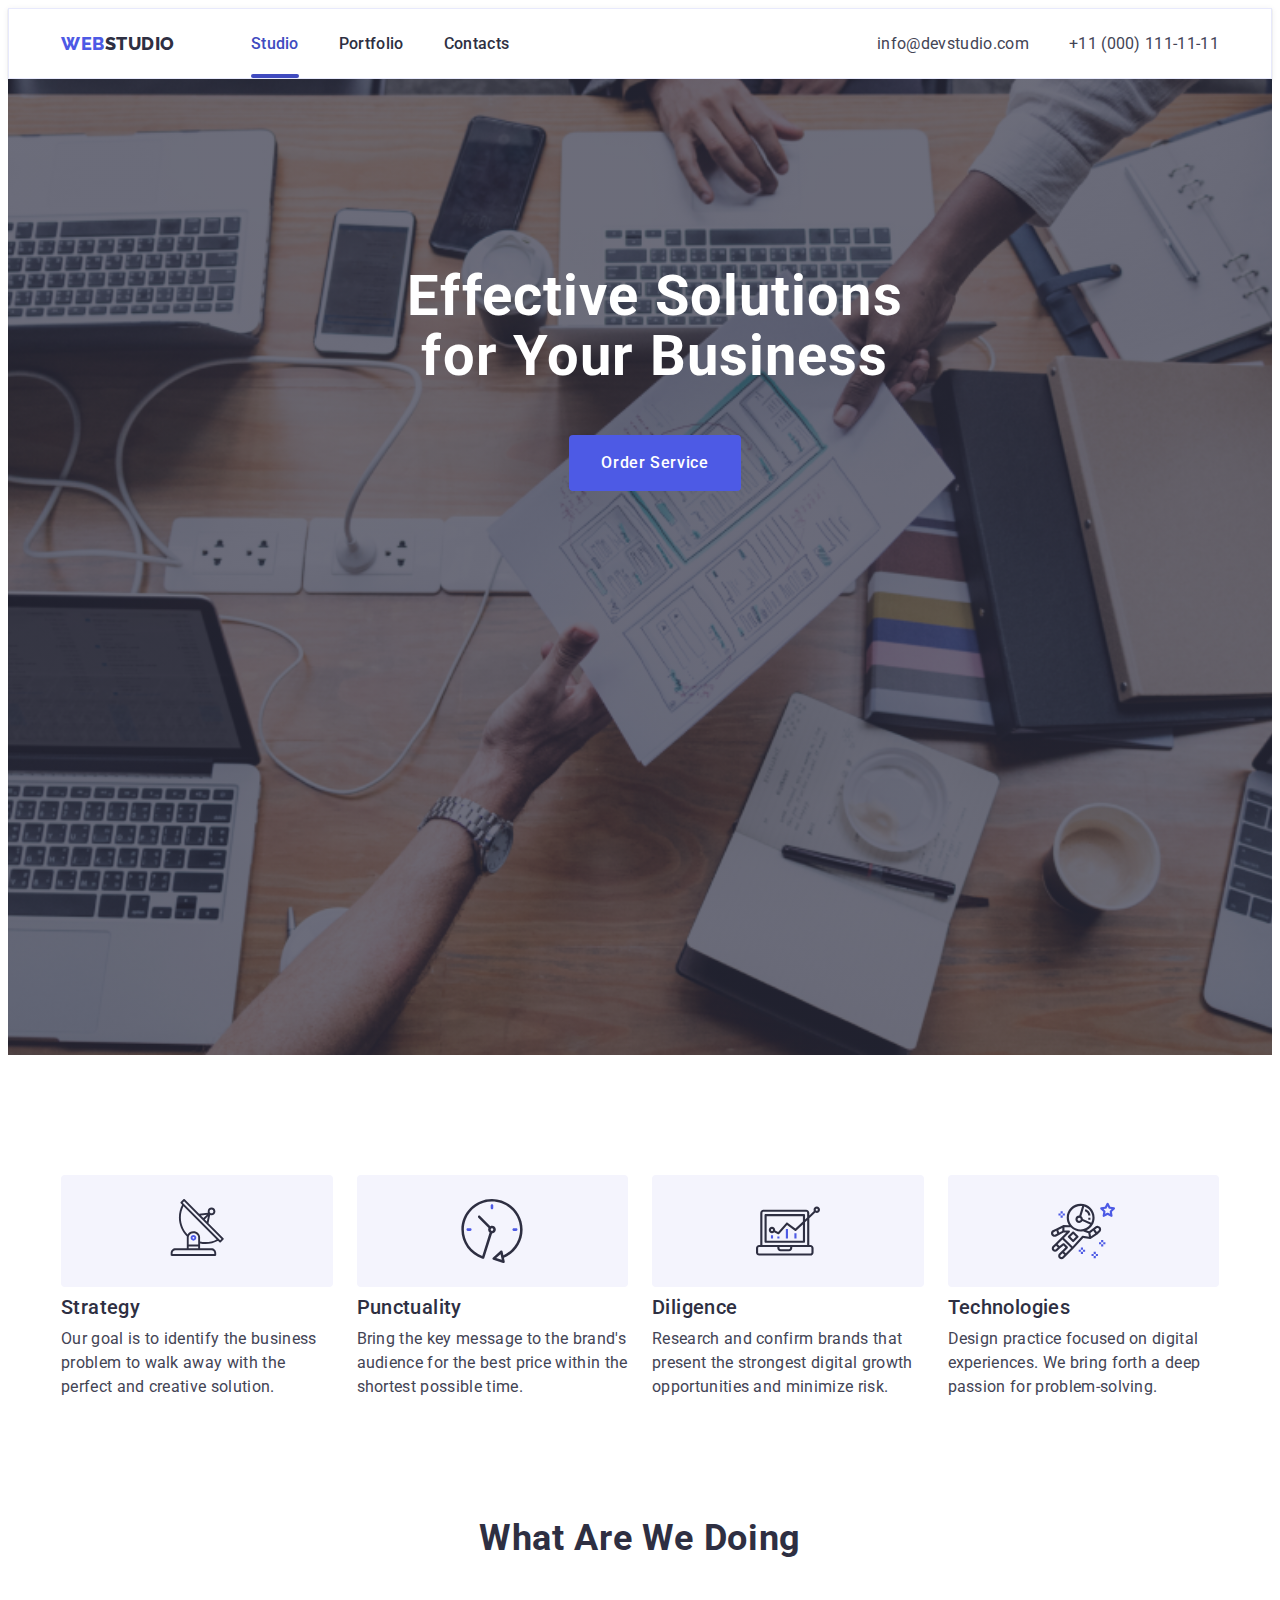
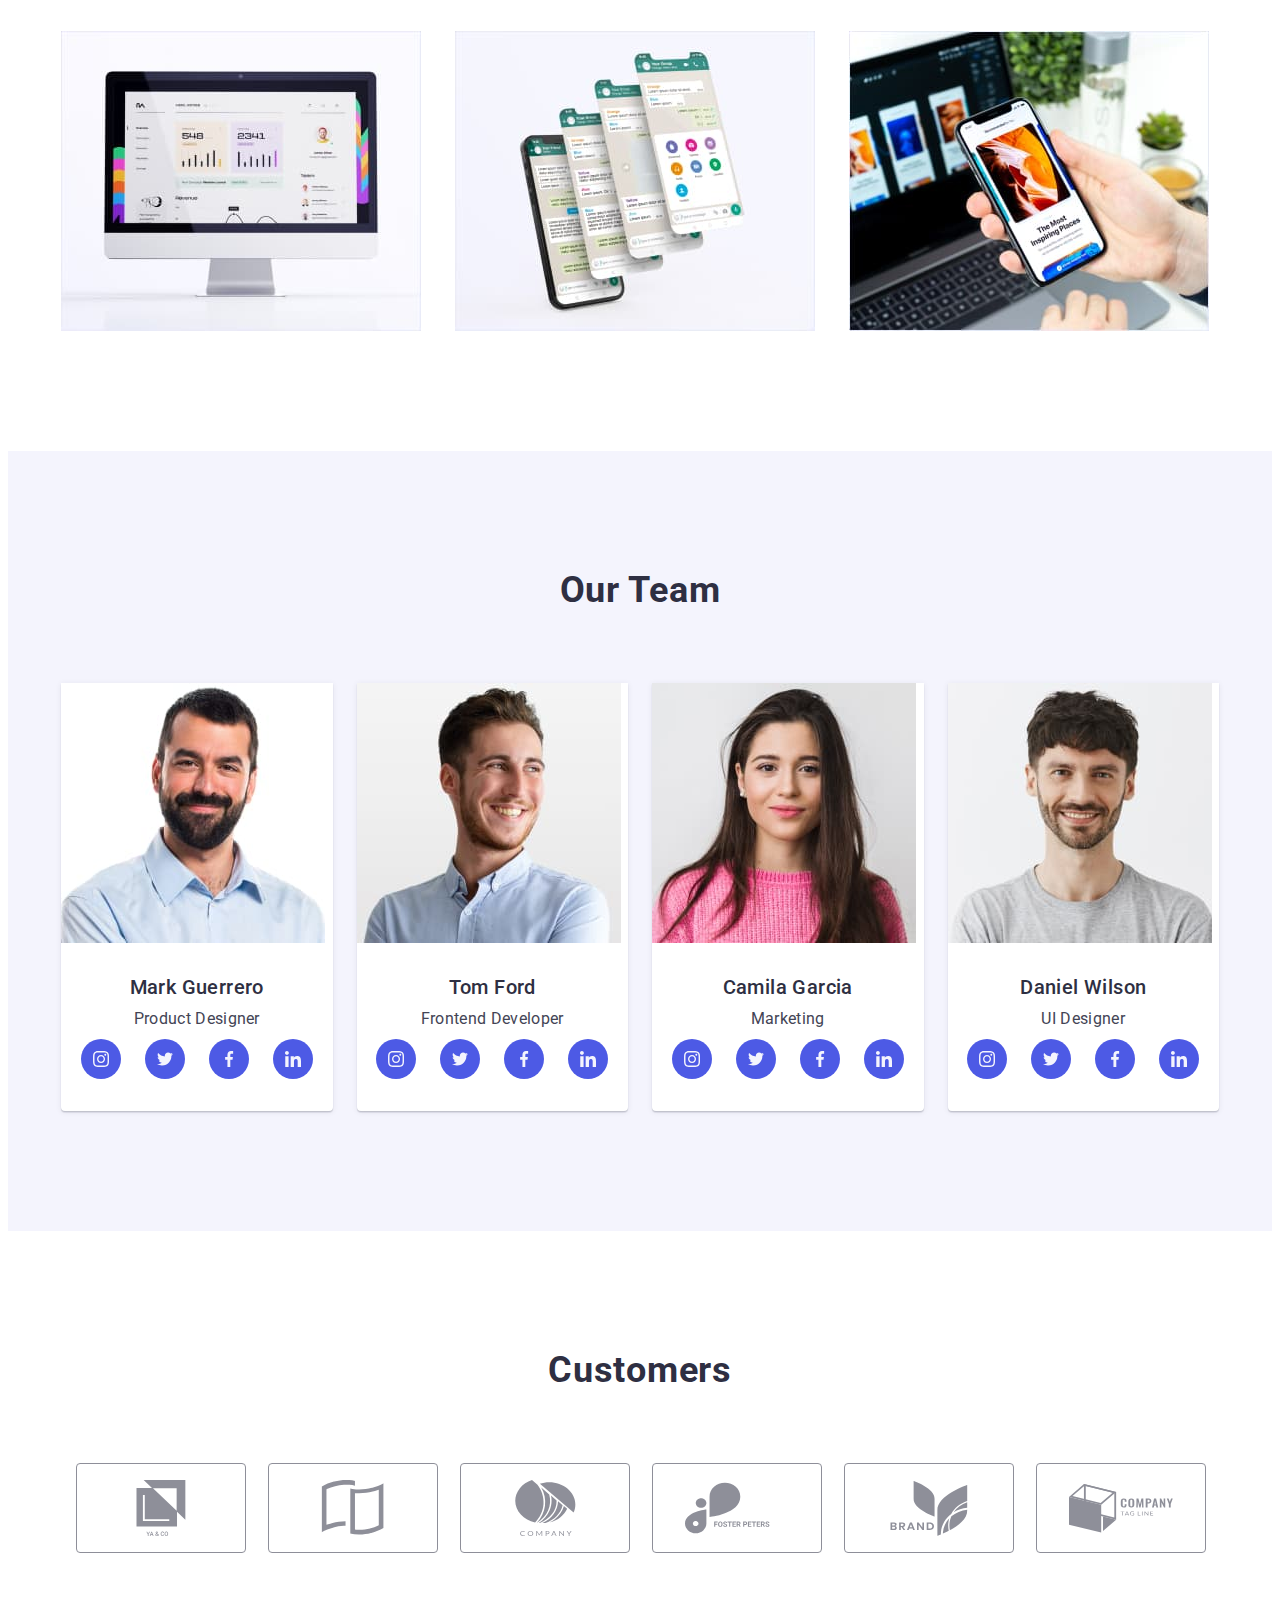
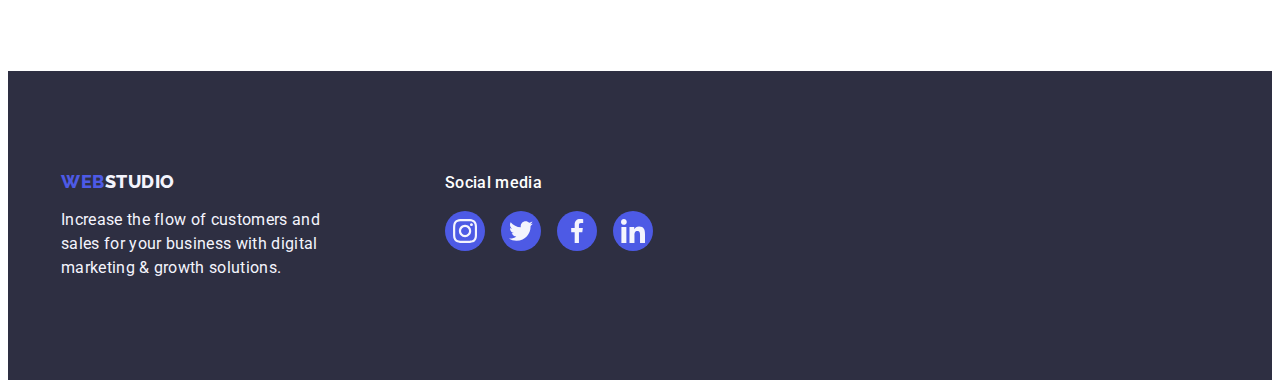
<file: index.html>
<!DOCTYPE html>
<html lang="en">
  <head>
    <meta charset="UTF-8" />
    <meta http-equiv="X-UA-Compatible" content="IE=edge" />
    <meta name="viewport" content="width=device-width, initial-scale=1.0" />
    <link rel="preconnect" href="https://fonts.googleapis.com" />
    <link rel="preconnect" href="https://fonts.gstatic.com" crossorigin />
    <link
      href="https://fonts.googleapis.com/css2?family=Raleway:wght@800&family=Roboto:wght@400;500;700&display=swap"
      rel="stylesheet"
    />
    <title>WebStudio</title>
    <link
      rel="stylesheet"
      href="https://cdnjs.cloudflare.com/ajax/libs/modern-normalize/2.0.0/modern-normalize.min.css"
      integrity="sha512-4xo8blKMVCiXpTaLzQSLSw3KFOVPWhm/TRtuPVc4WG6kUgjH6J03IBuG7JZPkcWMxJ5huwaBpOpnwYElP/m6wg=="
      crossorigin="anonymous"
      referrerpolicy="no-referrer"
    />
    <link rel="stylesheet" href="css/styles.css" />
  </head>

  <body>
    <header class="header">
      <div class="container header-container">
        <nav class="nav">
          <a href="./index.html" class="logo link"
            >Web<span class="studio">Studio</span></a
          >
          <ul class="nav-list list">
            <li class="nav-item">
              <a href="./index.html" class="nav-link link link-current"
                >Studio
              </a>
            </li>
            <li class="nav-item">
              <a href="./portfolio.html" class="nav-link link"> Portfolio</a>
            </li>
            <li class="nav-item">
              <a href="" class="nav-link link">Contacts</a>
            </li>
          </ul>
        </nav>
        <address class="address">
          <ul class="header-list list">
            <li class="header-address">
              <a href="mailto:info@devstudio.com" class="header-link link"
                >info@devstudio.com</a
              >
            </li>
            <li class="header-address">
              <a href="tel:+110001111111" class="header-link link"
                >+11 (000) 111-11-11</a
              >
            </li>
          </ul>
        </address>
      </div>
    </header>

    <main>
      <section class="hero">
        <div class="hero-container container">
          <h1 class="hero-title">Effective Solutions for Your Business</h1>
          <button type="button" class="hero-btn" data-modal-open>
            Order Service
          </button>
        </div>
      </section>

      <section class="benefits">
        <div class="container">
          <h2 hidden class="visually-hidden">Benefits</h2>
          <ul class="benefits-list list">
            <li class="benefits-item">
              <div class="benefits-icon">
                <svg width="64" height="64">
                  <use href="./images/icons.svg#icon-antenna"></use>
                </svg>
              </div>
              <h3 class="benefits-title">Strategy</h3>
              <p class="benefits-text">
                Our goal is to identify the business problem to walk away with
                the perfect and creative solution.
              </p>
            </li>
            <li class="benefits-item">
              <div class="benefits-icon">
                <svg width="64" height="64">
                  <use href="./images/icons.svg#icon-clock"></use>
                </svg>
              </div>
              <h3 class="benefits-title">Punctuality</h3>
              <p class="benefits-text">
                Bring the key message to the brand's audience for the best price
                within the shortest possible time.
              </p>
            </li>
            <li class="benefits-item">
              <div class="benefits-icon">
                <svg width="64" height="64">
                  <use href="./images/icons.svg#icon-diagram"></use>
                </svg>
              </div>
              <h3 class="benefits-title">Diligence</h3>
              <p class="benefits-text">
                Research and confirm brands that present the strongest digital
                growth opportunities and minimize risk.
              </p>
            </li>
            <li class="benefits-item">
              <div class="benefits-icon">
                <svg width="64" height="64">
                  <use href="./images/icons.svg#icon-astronaut"></use>
                </svg>
              </div>
              <h3 class="benefits-title">Technologies</h3>
              <p class="benefits-text">
                Design practice focused on digital experiences. We bring forth a
                deep passion for problem-solving.
              </p>
            </li>
          </ul>
        </div>
      </section>

      <section class="advantages">
        <div class="container">
          <h2 class="advantages-title">What are we doing</h2>
          <ul class="advantages-list list">
            <li class="advantages-item">
              <img
                src="./images/dim-1.jpg"
                alt="computer"
                width="360"
                height="300"
              />
            </li>
            <li class="advantages-item">
              <img
                src="./images/dim-2.jpg"
                alt="phone"
                width="360"
                height="300"
              />
            </li>
            <li class="advantages-item">
              <img
                src="./images/dim-3.jpg"
                alt="phone and computer"
                width="360"
                height="300"
              />
            </li>
          </ul>
        </div>
      </section>

      <section class="team">
        <div class="container">
          <h2 class="team-main-title">Our Team</h2>
          <ul class="team-list list">
            <li class="team-item">
              <img
                src="./images/team-1.jpg"
                alt="Product Designer"
                width="264"
                height="260"
              />
              <div class="team-features">
                <h3 class="team-title">Mark Guerrero</h3>
                <p class="team-text">Product Designer</p>
                <ul class="social list">
                  <li class="social-item">
                    <a href="" class="social-link">
                      <svg class="social-icon" width="16" height="16">
                        <use href="./images/icons.svg#icon-instagram"></use>
                      </svg>
                    </a>
                  </li>
                  <li class="social-item">
                    <a href="" class="social-link">
                      <svg class="social-icon" width="16" height="16">
                        <use href="./images/icons.svg#icon-twitter"></use>
                      </svg>
                    </a>
                  </li>
                  <li class="social-item">
                    <a href="" class="social-link">
                      <svg class="social-icon" width="16" height="16">
                        <use href="./images/icons.svg#icon-facebook"></use>
                      </svg>
                    </a>
                  </li>
                  <li class="social-item">
                    <a href="" class="social-link">
                      <svg class="social-icon" width="16" height="16">
                        <use href="./images/icons.svg#icon-linkedin"></use>
                      </svg>
                    </a>
                  </li>
                </ul>
              </div>
            </li>
            <li class="team-item">
              <img
                src="./images/team-2.jpg"
                alt="Frontend Developer"
                width="264"
                height="260"
              />
              <div class="team-features">
                <h3 class="team-title">Tom Ford</h3>
                <p class="team-text">Frontend Developer</p>
                <ul class="social list">
                  <li class="social-item">
                    <a href="" class="social-link">
                      <svg class="social-icon" width="16" height="16">
                        <use href="./images/icons.svg#icon-instagram"></use>
                      </svg>
                    </a>
                  </li>
                  <li class="social-item">
                    <a href="" class="social-link">
                      <svg class="social-icon" width="16" height="16">
                        <use href="./images/icons.svg#icon-twitter"></use>
                      </svg>
                    </a>
                  </li>
                  <li class="social-item">
                    <a href="" class="social-link">
                      <svg class="social-icon" width="16" height="16">
                        <use href="./images/icons.svg#icon-facebook"></use>
                      </svg>
                    </a>
                  </li>
                  <li class="social-item">
                    <a href="" class="social-link">
                      <svg class="social-icon" width="16" height="16">
                        <use href="./images/icons.svg#icon-linkedin"></use>
                      </svg>
                    </a>
                  </li>
                </ul>
              </div>
            </li>
            <li class="team-item">
              <img
                src="./images/team-3.jpg"
                alt="Marketing"
                width="264"
                height="260"
              />
              <div class="team-features">
                <h3 class="team-title">Camila Garcia</h3>
                <p class="team-text">Marketing</p>
                <ul class="social list">
                  <li class="social-item">
                    <a href="" class="social-link">
                      <svg class="social-icon" width="16" height="16">
                        <use href="./images/icons.svg#icon-instagram"></use>
                      </svg>
                    </a>
                  </li>
                  <li class="social-item">
                    <a href="" class="social-link">
                      <svg class="social-icon" width="16" height="16">
                        <use href="./images/icons.svg#icon-twitter"></use>
                      </svg>
                    </a>
                  </li>
                  <li class="social-item">
                    <a href="" class="social-link">
                      <svg class="social-icon" width="16" height="16">
                        <use href="./images/icons.svg#icon-facebook"></use>
                      </svg>
                    </a>
                  </li>
                  <li class="social-item">
                    <a href="" class="social-link">
                      <svg class="social-icon" width="16" height="16">
                        <use href="./images/icons.svg#icon-linkedin"></use>
                      </svg>
                    </a>
                  </li>
                </ul>
              </div>
            </li>
            <li class="team-item">
              <img
                src="./images/team-4.jpg"
                alt="UI Designer"
                width="264"
                height="260"
              />
              <div class="team-features">
                <h3 class="team-title">Daniel Wilson</h3>
                <p class="team-text">UI Designer</p>
                <ul class="social list">
                  <li class="social-item">
                    <a href="" class="social-link">
                      <svg class="social-icon" width="16" height="16">
                        <use href="./images/icons.svg#icon-instagram"></use>
                      </svg>
                    </a>
                  </li>
                  <li class="social-item">
                    <a href="" class="social-link">
                      <svg class="social-icon" width="16" height="16">
                        <use href="./images/icons.svg#icon-twitter"></use>
                      </svg>
                    </a>
                  </li>
                  <li class="social-item">
                    <a href="" class="social-link">
                      <svg class="social-icon" width="16" height="16">
                        <use href="./images/icons.svg#icon-facebook"></use>
                      </svg>
                    </a>
                  </li>
                  <li class="social-item">
                    <a href="" class="social-link">
                      <svg class="social-icon" width="16" height="16">
                        <use href="./images/icons.svg#icon-linkedin"></use>
                      </svg>
                    </a>
                  </li>
                </ul>
              </div>
            </li>
          </ul>
        </div>
      </section>

      <section class="customers">
        <div class="container">
          <h2 class="customers-title">Customers</h2>
          <ul class="customers-list list">
            <li class="customers-item">
              <a href="" class="customers-link">
                <svg class="customer-icon" width="104" height="56">
                  <use href="./images/icons.svg#icon-logo1"></use>
                </svg>
              </a>
            </li>
            <li class="customers-item">
              <a href="" class="customers-link">
                <svg class="customer-icon" width="104" height="56">
                  <use href="./images/icons.svg#icon-logo2"></use>
                </svg>
              </a>
            </li>
            <li class="customers-item">
              <a href="" class="customers-link">
                <svg class="customer-icon" width="104" height="56">
                  <use href="./images/icons.svg#icon-logo3"></use>
                </svg>
              </a>
            </li>
            <li class="customers-item">
              <a href="" class="customers-link">
                <svg class="customer-icon" width="104" height="56">
                  <use href="./images/icons.svg#icon-logo4"></use>
                </svg>
              </a>
            </li>
            <li class="customers-item">
              <a href="" class="customers-link">
                <svg class="customer-icon" width="104" height="56">
                  <use href="./images/icons.svg#icon-logo5"></use>
                </svg>
              </a>
            </li>
            <li class="customers-item">
              <a href="" class="customers-link">
                <svg class="customer-icon" width="104" height="56">
                  <use href="./images/icons.svg#icon-logo6"></use>
                </svg>
              </a>
            </li>
          </ul>
        </div>
      </section>
    </main>
    <footer class="footer">
      <div class="footer-container container">
        <div class="footer-description">
          <a href="./index.html" class="logo-footer link"
            >Web<span class="studio-footer">Studio</span></a
          >
          <p class="footer-text">
            Increase the flow of customers and sales for your business with
            digital marketing & growth solutions.
          </p>
        </div>
        <div class="social-footer">
          <p class="social-footer-text">Social media</p>
          <ul class="social-footer-list list">
            <li class="social-footer-item">
              <a href="" class="social-footer-link"
                ><svg class="social-icon-footer" width="24" height="24">
                  <use href="./images/icons.svg#icon-instagram-footer"></use>
                </svg>
              </a>
            </li>
            <li class="social-footer-item">
              <a href="" class="social-footer-link"
                ><svg class="social-icon-footer" width="24" height="24">
                  <use href="./images/icons.svg#icon-twitter-footer"></use>
                </svg>
              </a>
            </li>
            <li class="social-footer-item">
              <a href="" class="social-footer-link"
                ><svg class="social-icon-footer" width="24" height="24">
                  <use href="./images/icons.svg#icon-facebook-footer"></use>
                </svg>
              </a>
            </li>
            <li class="social-footer-item">
              <a href="" class="social-footer-link"
                ><svg class="social-icon-footer" width="24" height="24">
                  <use href="./images/icons.svg#icon-linkedin-footer"></use>
                </svg>
              </a>
            </li>
          </ul>
        </div>
      </div>
    </footer>
    <div class="backdrop is-hidden" data-modal>
      <div class="modal">
        <button type="button" class="modal-btn" data-modal-close>
          <svg class="modal-icon-close" width="8" height="8">
            <use href="./images/icons.svg#icon-close-btn"></use>
          </svg>
        </button>
      </div>
    </div>
    <script src="./js/modal.js"></script>
  </body>
</html>
</file>
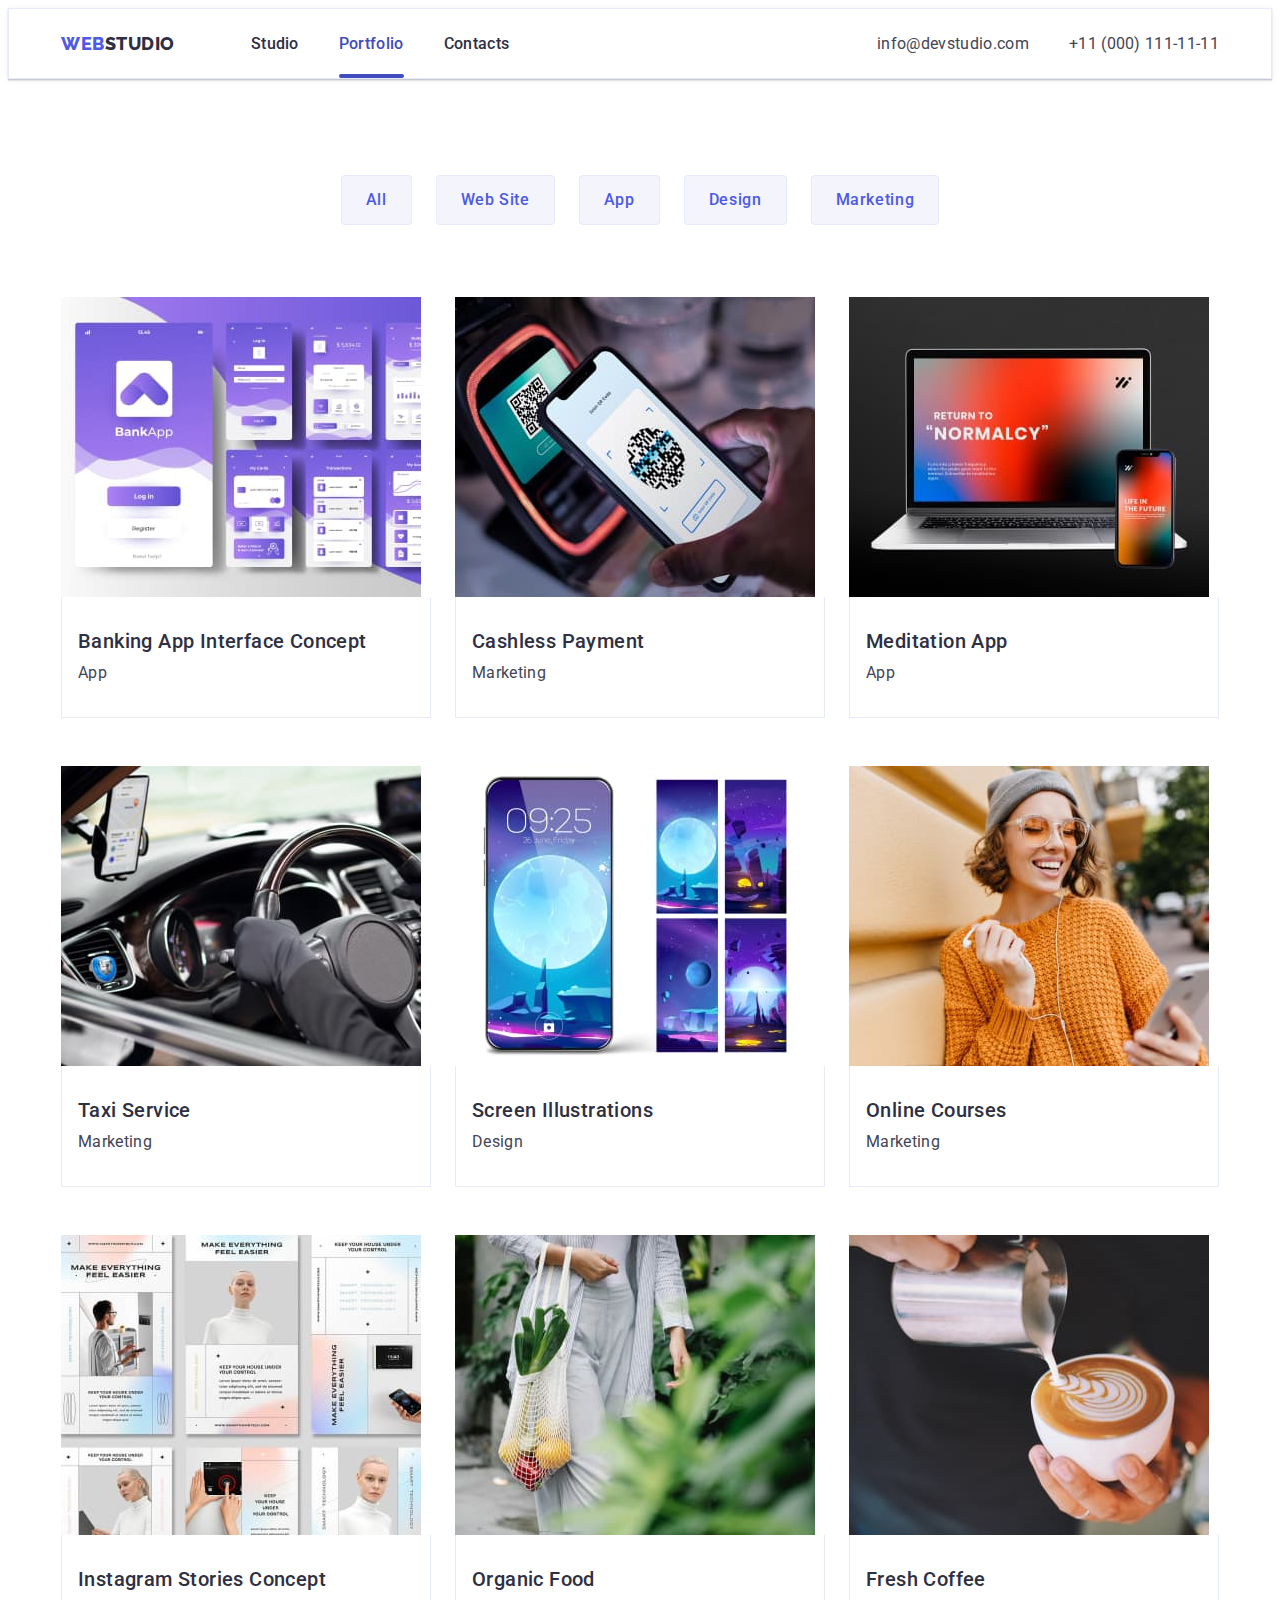
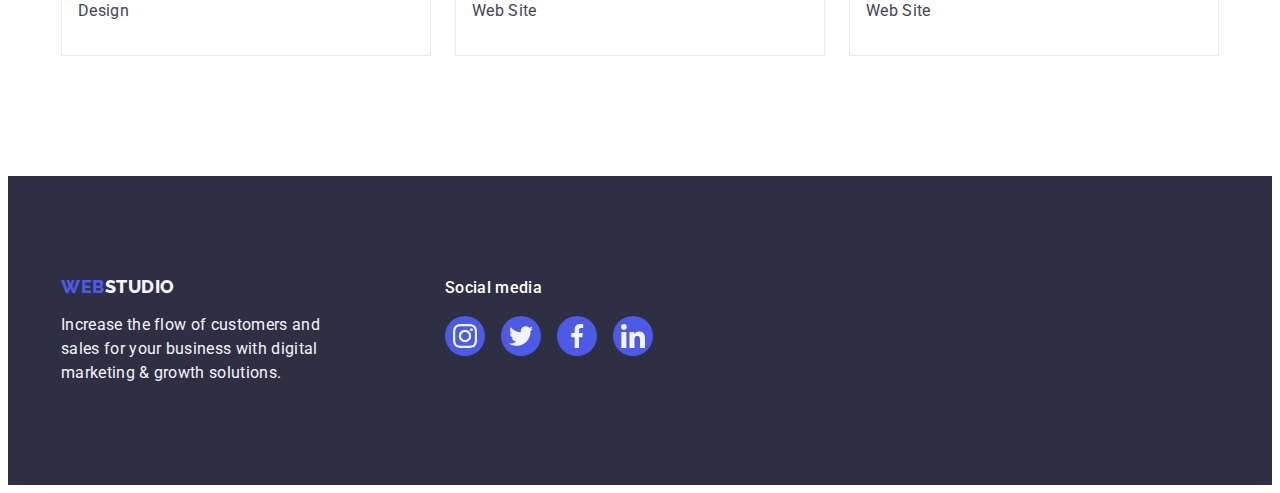
<file: portfolio.html>
<!DOCTYPE html>
<html lang="en">
  <head>
    <meta charset="UTF-8" />
    <meta http-equiv="X-UA-Compatible" content="IE=edge" />
    <meta name="viewport" content="width=device-width, initial-scale=1.0" />
    <link rel="preconnect" href="https://fonts.googleapis.com" />
    <link rel="preconnect" href="https://fonts.gstatic.com" crossorigin />
    <link
      href="https://fonts.googleapis.com/css2?family=Raleway:wght@800&family=Roboto:wght@400;500;700&display=swap"
      rel="stylesheet"
    />
    <title>WebStudio</title>
    <link
      rel="stylesheet"
      href="https://cdnjs.cloudflare.com/ajax/libs/modern-normalize/2.0.0/modern-normalize.min.css"
      integrity="sha512-4xo8blKMVCiXpTaLzQSLSw3KFOVPWhm/TRtuPVc4WG6kUgjH6J03IBuG7JZPkcWMxJ5huwaBpOpnwYElP/m6wg=="
      crossorigin="anonymous"
      referrerpolicy="no-referrer"
    />
    <link rel="stylesheet" href="css/styles.css" />
  </head>

  <body>
    <header class="header">
      <div class="container header-container">
        <nav class="nav">
          <a href="./index.html" class="logo link"
            >Web<span class="studio">Studio</span></a
          >
          <ul class="nav-list list">
            <li class="nav-item">
              <a href="./index.html" class="nav-link link">Studio </a>
            </li>
            <li class="nav-item">
              <a href="./portfolio.html" class="nav-link link link-current">
                Portfolio</a
              >
            </li>
            <li class="nav-item">
              <a href="" class="nav-link link">Contacts</a>
            </li>
          </ul>
        </nav>
        <address class="address">
          <ul class="header-list list">
            <li class="header-address">
              <a href="mailto:info@devstudio.com" class="header-link link"
                >info@devstudio.com</a
              >
            </li>
            <li class="header-address">
              <a href="tel:+110001111111" class="header-link link"
                >+11 (000) 111-11-11</a
              >
            </li>
          </ul>
        </address>
      </div>
    </header>
    <main>
      <section class="portfolio">
        <div class="container">
          <h1 hidden class="visually-hidden">Portfolio</h1>
          <ul class="btn-list list">
            <li class="btn-item">
              <button type="button" class="btn">All</button>
            </li>
            <li class="btn-item">
              <button type="button" class="btn">Web Site</button>
            </li>
            <li class="btn-item">
              <button type="button" class="btn">App</button>
            </li>
            <li class="btn-item">
              <button type="button" class="btn">Design</button>
            </li>
            <li class="btn-item">
              <button type="button" class="btn">Marketing</button>
            </li>
          </ul>
          <ul class="portfolio-list list">
            <li class="portfolio-item">
              <a href="" class="link">
                <div class="portfolio-block">
                  <img
                    src="./images/portfolio-1.jpg"
                    alt="Banking App Interface Concept"
                    width="360"
                    height="300"
                  />
                  <div class="portfolio-overlay">
                    <p class="portfolio-overlay-text">
                      14 Stylish and User-Friendly App Design Concepts · Task
                      Manager App · Calorie Tracker App · Exotic Fruit Ecommerce
                      App · Cloud Storage App
                    </p>
                  </div>
                </div>
                <div class="portfolio-features">
                  <h2 class="portfolio-title">Banking App Interface Concept</h2>
                  <p class="portfolio-text">App</p>
                </div>
              </a>
            </li>
            <li class="portfolio-item">
              <a href="" class="link">
                <div class="portfolio-block">
                  <img
                    src="./images/portfolio-2.jpg"
                    alt="Cashless Payment"
                    width="360"
                    height="300"
                  />
                  <div class="portfolio-overlay">
                    <p class="portfolio-overlay-text">
                      14 Stylish and User-Friendly App Design Concepts · Task
                      Manager App · Calorie Tracker App · Exotic Fruit Ecommerce
                      App · Cloud Storage App
                    </p>
                  </div>
                </div>
                <div class="portfolio-features">
                  <h2 class="portfolio-title">Cashless Payment</h2>
                  <p class="portfolio-text">Marketing</p>
                </div>
              </a>
            </li>
            <li class="portfolio-item">
              <a href="" class="link">
                <div class="portfolio-block">
                  <img
                    src="./images/portfolio-3.jpg"
                    alt="Meditation App"
                    width="360"
                    height="300"
                  />
                  <div class="portfolio-overlay">
                    <p class="portfolio-overlay-text">
                      14 Stylish and User-Friendly App Design Concepts · Task
                      Manager App · Calorie Tracker App · Exotic Fruit Ecommerce
                      App · Cloud Storage App
                    </p>
                  </div>
                </div>
                <div class="portfolio-features">
                  <h2 class="portfolio-title">Meditation App</h2>
                  <p class="portfolio-text">App</p>
                </div>
              </a>
            </li>
            <li class="portfolio-item">
              <a href="" class="link">
                <div class="portfolio-block">
                  <img
                    src="./images/portfolio-4.jpg"
                    alt="Taxi Service"
                    width="360"
                    height="300"
                  />
                  <div class="portfolio-overlay">
                    <p class="portfolio-overlay-text">
                      14 Stylish and User-Friendly App Design Concepts · Task
                      Manager App · Calorie Tracker App · Exotic Fruit Ecommerce
                      App · Cloud Storage App
                    </p>
                  </div>
                </div>
                <div class="portfolio-features">
                  <h2 class="portfolio-title">Taxi Service</h2>
                  <p class="portfolio-text">Marketing</p>
                </div>
              </a>
            </li>
            <li class="portfolio-item">
              <a href="" class="link">
                <div class="portfolio-block">
                  <img
                    src="./images/portfolio-5.jpg"
                    alt="Screen Illustrations"
                    width="360"
                    height="300"
                  />
                  <div class="portfolio-overlay">
                    <p class="portfolio-overlay-text">
                      14 Stylish and User-Friendly App Design Concepts · Task
                      Manager App · Calorie Tracker App · Exotic Fruit Ecommerce
                      App · Cloud Storage App
                    </p>
                  </div>
                </div>
                <div class="portfolio-features">
                  <h2 class="portfolio-title">Screen Illustrations</h2>
                  <p class="portfolio-text">Design</p>
                </div>
              </a>
            </li>
            <li class="portfolio-item">
              <a href="" class="link">
                <div class="portfolio-block">
                  <img
                    src="./images/portfolio-6.jpg"
                    alt="Online Courses"
                    width="360"
                    height="300"
                  />
                  <div class="portfolio-overlay">
                    <p class="portfolio-overlay-text">
                      14 Stylish and User-Friendly App Design Concepts · Task
                      Manager App · Calorie Tracker App · Exotic Fruit Ecommerce
                      App · Cloud Storage App
                    </p>
                  </div>
                </div>
                <div class="portfolio-features">
                  <h2 class="portfolio-title">Online Courses</h2>
                  <p class="portfolio-text">Marketing</p>
                </div>
              </a>
            </li>
            <li class="portfolio-item">
              <a href="" class="link">
                <div class="portfolio-block">
                  <img
                    src="./images/portfolio-7.jpg"
                    alt="Instagram Stories Concept"
                    width="360"
                    height="300"
                  />
                  <div class="portfolio-overlay">
                    <p class="portfolio-overlay-text">
                      14 Stylish and User-Friendly App Design Concepts · Task
                      Manager App · Calorie Tracker App · Exotic Fruit Ecommerce
                      App · Cloud Storage App
                    </p>
                  </div>
                </div>
                <div class="portfolio-features">
                  <h2 class="portfolio-title">Instagram Stories Concept</h2>
                  <p class="portfolio-text">Design</p>
                </div>
              </a>
            </li>
            <li class="portfolio-item">
              <a href="" class="link">
                <div class="portfolio-block">
                  <img
                    src="./images/portfolio-8.jpg"
                    alt="Organic Food"
                    width="360"
                    height="300"
                  />
                  <div class="portfolio-overlay">
                    <p class="portfolio-overlay-text">
                      14 Stylish and User-Friendly App Design Concepts · Task
                      Manager App · Calorie Tracker App · Exotic Fruit Ecommerce
                      App · Cloud Storage App
                    </p>
                  </div>
                </div>
                <div class="portfolio-features">
                  <h2 class="portfolio-title">Organic Food</h2>
                  <p class="portfolio-text">Web Site</p>
                </div>
              </a>
            </li>
            <li class="portfolio-item">
              <a href="" class="link">
                <div class="portfolio-block">
                  <img
                    src="./images/portfolio-9.jpg"
                    alt="Fresh Coffee"
                    width="360"
                    height="300"
                  />
                  <div class="portfolio-overlay">
                    <p class="portfolio-overlay-text">
                      14 Stylish and User-Friendly App Design Concepts · Task
                      Manager App · Calorie Tracker App · Exotic Fruit Ecommerce
                      App · Cloud Storage App
                    </p>
                  </div>
                </div>
                <div class="portfolio-features">
                  <h2 class="portfolio-title">Fresh Coffee</h2>
                  <p class="portfolio-text">Web Site</p>
                </div>
              </a>
            </li>
          </ul>
        </div>
      </section>
    </main>
    <footer class="footer">
      <div class="footer-container container">
        <div class="footer-description">
          <a href="./index.html" class="logo-footer link"
            >Web<span class="studio-footer">Studio</span></a
          >
          <p class="footer-text">
            Increase the flow of customers and sales for your business with
            digital marketing & growth solutions.
          </p>
        </div>
        <div class="social-footer">
          <p class="social-footer-text">Social media</p>
          <ul class="social-footer-list list">
            <li class="social-footer-item">
              <a href="" class="social-footer-link"
                ><svg class="social-icon-footer" width="24" height="24">
                  <use href="./images/icons.svg#icon-instagram-footer"></use>
                </svg>
              </a>
            </li>
            <li class="social-footer-item">
              <a href="" class="social-footer-link"
                ><svg class="social-icon-footer" width="24" height="24">
                  <use href="./images/icons.svg#icon-twitter-footer"></use>
                </svg>
              </a>
            </li>
            <li class="social-footer-item">
              <a href="" class="social-footer-link"
                ><svg class="social-icon-footer" width="24" height="24">
                  <use href="./images/icons.svg#icon-facebook-footer"></use>
                </svg>
              </a>
            </li>
            <li class="social-footer-item">
              <a href="" class="social-footer-link"
                ><svg class="social-icon-footer" width="24" height="24">
                  <use href="./images/icons.svg#icon-linkedin-footer"></use>
                </svg>
              </a>
            </li>
          </ul>
        </div>
      </div>
    </footer>
  </body>
</html>
</file>
<file: css/styles.css>
body {
  font-family: var(--primary-font);
  font-size: 16px;
  line-height: 1.5;
  color: var(--primary-text-color);
  background-color: var(--primary-background-color);
}

:root {
  --primary-font: "Roboto", sans-serif;
  --logo-font: "Raleway", sans-serif;
  --primary-text-color: #434455;
  --primary-black-color: #2e2f42;
  --primary-white-color: #f4f4fd;
  --primary-blue-color: #4d5ae5;
  --primary-background-color: #ffffff;
  --accent-color: #404bbf;
  --border-color: #e7e9fc;
  --transition: 250ms cubic-bezier(0.4, 0, 0.2, 1);
}

img {
  display: block;
}

h1,
h2,
h3,
h4,
h5,
h6,
p {
  margin: 0;
}

.container {
  width: 100%;
  max-width: 1158px;
  padding-left: 15px;
  padding-right: 15px;
  margin: 0 auto;
}

.link {
  text-decoration: none;
}

.list {
  list-style: none;
  padding-left: 0;
  margin: 0;
}

.visually-hidden {
  position: absolute;
  width: 1px;
  height: 1px;
  margin: -1px;
  border: 0;
  padding: 0;
  white-space: nowrap;
  clip-path: inset(100%);
  clip: rect(0 0 0 0);
  overflow: hidden;
}

/*Header*/

.header {
  border: solid 1px rgba(231, 233, 252, 1);
  box-shadow: 0px 2px 1px rgba(46, 47, 66, 0.08),
    0px 1px 1px rgba(46, 47, 66, 0.16), 0px 1px 6px rgba(46, 47, 66, 0.08);
}

.header-container {
  display: flex;
  align-items: center;
}

.logo {
  font-family: var(--logo-font);
  font-weight: 800;
  font-size: 18px;
  line-height: 1.17;
  letter-spacing: 0.03em;
  text-transform: uppercase;
  color: var(--primary-blue-color);
  padding-top: 24px;
  padding-bottom: 24px;
  margin-right: 76px;
}

.studio {
  color: var(--primary-black-color);
}

.nav {
  display: flex;
  flex-grow: 1;
  align-items: center;
}

.nav-list {
  display: flex;
  align-items: center;
  gap: 40px;
}

.nav-link {
  position: relative;
  font-weight: 500;
  letter-spacing: 0.02em;
  color: var(--primary-black-color);
  padding-top: 24px;
  padding-bottom: 24px;
  transition: color var(--transition);
}

.nav-link:hover,
.nav-link:focus {
  color: var(--accent-color);
}

.link-current {
  color: var(--accent-color);
}

.link-current::after {
  content: "";
  position: absolute;
  display: block;
  width: 100%;
  height: 4px;
  background-color: var(--accent-color);
  border-radius: 2px;
  bottom: -1px;
}

.address {
  font-style: normal;
}

.header-list {
  display: flex;
  gap: 40px;
}

.header-link {
  letter-spacing: 0.02em;
  color: var(--primary-text-color);
  padding-top: 24px;
  padding-bottom: 24px;
  transition: color var(--transition);
}

.header-link:hover,
.header-link:focus {
  color: var(--accent-color);
}

/*Hero*/

.hero {
  background-color: var(--primary-black-color);
  padding-top: 188px;
  padding-bottom: 188px;
  max-width: 1440px;
  height: 600px;
  margin-left: auto;
  margin-right: auto;
  background-image: linear-gradient(
      180deg,
      rgba(46, 47, 66, 0.7),
      rgba(46, 47, 66, 0.7)
    ),
    url(../images/hero-image.jpg);
  background-size: cover;
  background-repeat: no-repeat;
  background-position: center;
}

.hero-container {
  margin-left: auto;
  margin-right: auto;
  max-width: 1440px;
  text-align: center;
}

.hero-title {
  font-size: 56px;
  line-height: 1.07;
  letter-spacing: 0.02em;
  text-align: center;
  color: var(--primary-background-color);
  max-width: 496px;
  margin-left: auto;
  margin-right: auto;
  margin-bottom: 48px;
}

.hero-btn {
  font-family: inherit;
  background-color: var(--primary-blue-color);
  font-weight: 500;
  font-size: 16px;
  line-height: 1.5;
  letter-spacing: 0.04em;
  cursor: pointer;
  color: var(--primary-background-color);
  border-radius: 4px;
  border: none;
  min-width: 169px;
  height: 56px;
  padding: 16px 32px;
  display: block;
  margin: 0 auto;
  transition: background-color var(--transition);
}

.hero-btn:hover,
.hero-btn:focus {
  background-color: var(--accent-color);
}

/*Benefits*/

.benefits {
  padding-top: 120px;
  padding-bottom: 120px;
}

.benefits-list {
  display: flex;
  gap: 24px;
}

.benefits-item {
  width: calc((100% - 72px) / 4);
}

.benefits-icon {
  display: flex;
  justify-content: center;
  align-items: center;
  background-color: var(--primary-white-color);
  width: 100%;
  height: 112px;
  margin-bottom: 8px;
  border-radius: 4px;
}

.benefits-title {
  font-weight: 500;
  font-size: 20px;
  line-height: 1.2;
  letter-spacing: 0.02em;
  color: var(--primary-black-color);
  margin-bottom: 8px;
}

.benefits-text {
  letter-spacing: 0.02em;
}

/*Advantages*/

.advantages {
  padding-bottom: 120px;
}

.advantages-list {
  display: flex;
  gap: 24px;
}

.advantages-item {
  width: calc((100% - 48px) / 3);
}

.advantages-title {
  font-weight: 700;
  font-size: 36px;
  line-height: 1.11;
  letter-spacing: 0.02em;
  text-align: center;
  text-transform: capitalize;
  color: var(--primary-black-color);
  margin-bottom: 72px;
}

/*Team*/

.team {
  background-color: var(--primary-white-color);
  padding-top: 120px;
  padding-bottom: 120px;
}

.team-list {
  display: flex;
  gap: 24px;
}

.team-item {
  background-color: var(--primary-background-color);
  width: calc((100% - 72px) / 4);
  border-radius: 0px 0px 4px 4px;
  box-shadow: 0px 1px 6px rgba(46, 47, 66, 0.08),
    0px 1px 1px rgba(46, 47, 66, 0.16), 0px 2px 1px rgba(46, 47, 66, 0.08);
}

.team-features {
  text-align: center;
  padding: 32px 0px;
}

.team-main-title {
  font-weight: 700;
  font-size: 36px;
  line-height: 1.11;
  letter-spacing: 0.02em;
  text-align: center;
  text-transform: capitalize;
  color: var(--primary-black-color);
  margin-bottom: 72px;
}

.team-title {
  font-weight: 500;
  font-size: 20px;
  line-height: 1.2;
  letter-spacing: 0.02em;
  color: var(--primary-black-color);
  margin-bottom: 8px;
}

.team-text {
  letter-spacing: 0.02em;
  margin-bottom: 8px;
}

.social {
  display: flex;
  justify-content: center;
  align-items: center;
  gap: 24px;
}

.social-item {
  width: 40px;
  height: 40px;
  fill: currentColor;
}

.social-link {
  display: flex;
  justify-content: center;
  align-items: center;
  width: 100%;
  height: 100%;
  background-color: var(--primary-blue-color);
  fill: var(--primary-white-color);
  border-radius: 50%;
  transition: background-color var(--transition);
}

.social-link:hover,
.social-link:focus {
  background-color: var(--accent-color);
}

.social-icon {
  width: 16px;
  height: 16px;
}

/*Customers*/

.customers {
  padding-top: 120px;
  padding-bottom: 120px;
}

.customers-title {
  margin-bottom: 72px;
  font-weight: 700;
  font-size: 36px;
  line-height: 1.11;
  text-align: center;
  letter-spacing: 0.02em;
  text-transform: capitalize;
  color: var(--primary-black-color);
}

.customers-list {
  display: flex;
  justify-content: center;
  align-items: center;
  gap: 24px;
}

.customers-link {
  display: flex;
  justify-content: center;
  align-items: center;
  width: 100%;
  height: 100%;
  fill: #8e8f99;
  color: #8e8f99;
  border: 1px solid #8e8f99;
  border-radius: 4px;
  box-shadow: (0px 4px 4px rgba(0, 0, 0, 0.25))
    drop-shadow(0px 4px 4px rgba(0, 0, 0, 0.25));
  transition: border-color var(--transition), color var(--transition);
}

.customers-link:hover,
.customers-link:focus {
  color: var(--accent-color);
  fill: var(--accent-color);
  border-color: var(--accent-color);
}

.customers-item {
  width: 168px;
  height: 88px;
  fill: currentColor;
}

.customer-icon {
  width: 104px;
  height: 56px;
  fill: currentColor;
}

/*Footer*/

.footer {
  background-color: var(--primary-black-color);
  padding-bottom: 100px;
  padding-top: 100px;
}

.footer-container {
  display: flex;
  align-items: baseline;
}

.footer-description {
  display: flex;
  flex-direction: column;
  width: 264px;
  margin-right: 120px;
}

.logo-footer {
  font-family: var(--logo-font);
  font-weight: 800;
  font-size: 18px;
  line-height: 1.17;
  letter-spacing: 0.03em;
  text-transform: uppercase;
  color: var(--primary-blue-color);
  display: inline-block;
  margin-bottom: 16px;
}

.studio-footer {
  color: var(--primary-white-color);
}

.footer-text {
  letter-spacing: 0.02em;
  color: var(--primary-white-color);
  max-width: 264px;
}

.social-footer {
  display: flex;
  flex-direction: column;
  width: 208px;
}

.social-footer-text {
  margin-bottom: 16px;
  font-weight: 500;
  letter-spacing: 0.02em;
  color: var(--primary-background-color);
}

.social-footer-list {
  display: flex;
  justify-content: center;
  align-items: center;
  gap: 16px;
}

.social-footer-item {
  width: 40px;
  height: 40px;
}

.social-footer-link {
  display: flex;
  justify-content: center;
  align-items: center;
  width: 100%;
  height: 100%;
  border-radius: 50%;
  background-color: var(--primary-blue-color);
  fill: var(--primary-white-color);
  transition: background-color var(--transition);
}

.social-footer-link:hover,
.social-footer-link:focus {
  background-color: rgba(49, 208, 170, 1);
}

.social-icon-footer {
  width: 24px;
  height: 24px;
}

/*Portfolio*/

.portfolio {
  padding-top: 96px;
  padding-bottom: 120px;
}

.btn-list {
  display: flex;
  justify-content: center;
  margin-bottom: 72px;
  gap: 24px;
}

.btn {
  font-family: inherit;
  background: var(--primary-white-color);
  font-weight: 500;
  font-size: 16px;
  line-height: 1.5;
  text-align: center;
  letter-spacing: 0.04em;
  color: var(--primary-blue-color);
  cursor: pointer;
  border-radius: 4px;
  border: 1px solid var(--border-color);
  padding: 12px 24px;
  transition: background-color var(--transition), color var(--transition),
    border var(--transition), box-shadow var(--transition);
}

.btn:hover,
.btn:focus {
  color: var(--primary-background-color);
  background-color: var(--accent-color);
  border: 1px solid transparent;
  box-shadow: 0px 3px 1px rgba(0, 0, 0, 0.1), 0px 2px 1px rgba(0, 0, 0, 0.08),
    0px 2px 2px rgba(0, 0, 0, 0.12);
}

.portfolio-list {
  display: flex;
  flex-wrap: wrap;
  gap: 24px;
  row-gap: 48px;
}

.portfolio-item {
  width: calc((100% - 48px) / 3);
}

.portfolio-item:hover,
.portfolio-item:focus {
  box-shadow: 0px 1px 6px rgba(46, 47, 66, 0.08),
    0px 1px 1px rgba(46, 47, 66, 0.16), 0px 2px 1px rgba(46, 47, 66, 0.08);
}

.portfolio-item:hover .portfolio-overlay {
  transform: translate(0);
}

.portfolio-block {
  position: relative;
  overflow: hidden;
}

.portfolio-overlay {
  position: absolute;
  background-color: var(--primary-blue-color);
  top: 0;
  left: 0;
  padding: 40px 32px 164px 32px;
  height: 100%;
  transform: translateY(100%);
  transition: transform var(--transition);
}

.portfolio-overlay-text {
  letter-spacing: 0.02em;
  color: var(--primary-white-color);
}

.portfolio-features {
  padding: 32px 16px;
  border: solid 1px rgba(231, 233, 252, 1);
  border-top: none;
}

.portfolio-title {
  font-weight: 500;
  font-size: 20px;
  line-height: 1.2;
  letter-spacing: 0.02em;
  color: var(--primary-black-color);
  margin-bottom: 8px;
}

.portfolio-text {
  color: var(--primary-text-color);
  letter-spacing: 0.02em;
}

.backdrop {
  position: fixed;
  top: 0;
  width: 100%;
  height: 100%;
  background-color: rgba(46, 47, 66, 0.4);
  transition: opacity var(--transition), visibility var(--transition);
}

.modal {
  position: absolute;
  top: 50%;
  left: 50%;
  width: 408px;
  min-height: 584px;
  background-color: #fcfcfc;
  border-radius: 4px;
  box-shadow: 0px 1px 1px rgba(0, 0, 0, 0.14), 0px 1px 3px rgba(0, 0, 0, 0.12),
    0px 2px 1px rgba(0, 0, 0, 0.2);
  transform: translate(-50%, -50%) scale(1);
  transition: transform var(--transition);
}

.backdrop.is-hidden .modal {
  transform: translate(-50%, -50%) scale(0);
}

.modal-btn {
  position: absolute;
  right: 24px;
  top: 24px;
  display: flex;
  justify-content: center;
  align-items: center;
  padding: 0;
  width: 24px;
  height: 24px;
  cursor: pointer;
  background-color: var(--border-color);
  color: var(--primary-black-color);
  fill: currentColor;
  border: 1px solid rgba(0, 0, 0, 0.1);
  border-radius: 50%;
  transition: background-color var(--transition), border var(--transition);
}

.modal-btn:hover,
.modal-btn:focus {
  background-color: var(--accent-color);
  border: none;
  fill: #ffffff;
}

.modal-icon-close {
  width: 8px;
  height: 8px;
  transition: fill var(--transition);
}

.is-hidden {
  visibility: hidden;
  opacity: 0;
  pointer-events: none;
}
</file>
